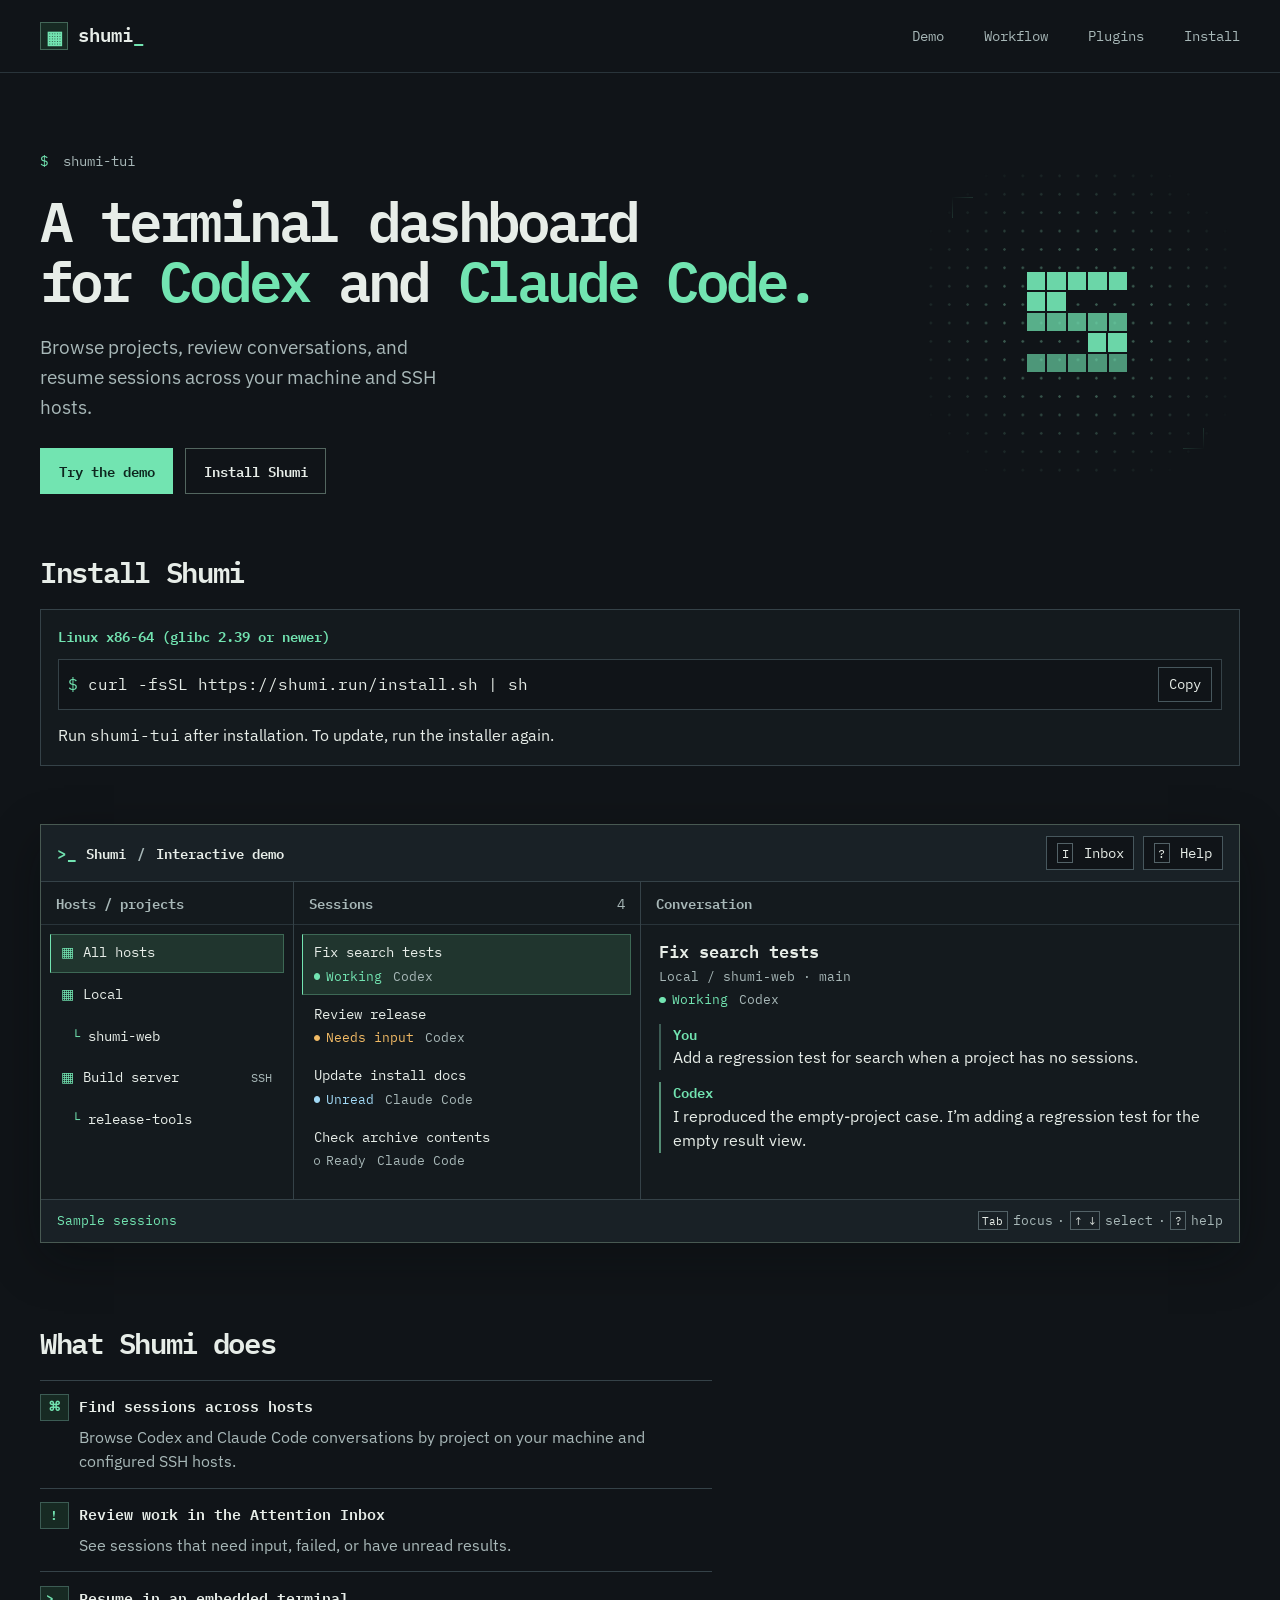
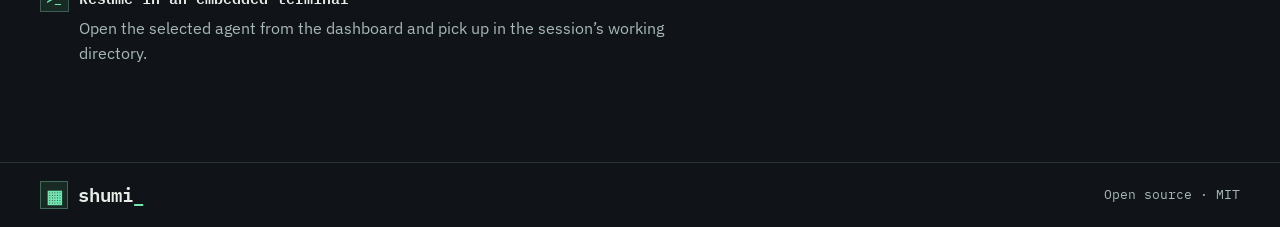
<file: index.html>
<!doctype html>
<html lang="en">
<head>
  <meta charset="utf-8">
  <meta name="viewport" content="width=device-width, initial-scale=1">
  <meta name="theme-color" content="#101418">
  <meta name="description" content="Shumi is a terminal dashboard for Codex and Claude Code sessions across local and SSH hosts.">
  <title>Shumi — A terminal dashboard for Codex, Claude Code and More</title>
  <link rel="icon" href="data:,">
  <link rel="stylesheet" href="styles.css">
  <script src="demo.js" defer></script>
</head>
<body>
  <a class="skip-link" href="#main">Skip to content</a>
  <header class="site-header" id="top">
    <div class="wrap header-inner">
      <a class="wordmark" href="#top" aria-label="Shumi home"><span class="wordmark-icon" aria-hidden="true">▦</span> shumi<span class="cursor" aria-hidden="true">_</span></a>
      <nav aria-label="Main navigation">
        <a href="#demo">Demo</a>
        <a href="#workflow">Workflow</a>
        <a href="plugins/">Plugins</a>
        <a href="#install">Install</a>
      </nav>
    </div>
  </header>

  <main class="wrap" id="main">
    <section class="hero" aria-labelledby="hero-title">
      <div class="hero-copy">
        <p class="eyebrow"><span aria-hidden="true">$</span> shumi-tui</p>
        <h1 id="hero-title">A terminal dashboard<br class="hero-break"> for <em>Codex</em> and <em>Claude Code<span class="hero-period">.</span></em></h1>
        <p class="intro">Browse projects, review conversations, and resume sessions across your machine and SSH hosts.</p>
        <div class="hero-actions">
          <a class="button button-primary" href="#demo">Try the demo</a>
          <a class="button button-secondary" href="#install">Install Shumi</a>
        </div>
      </div>
      <div class="hero-art" aria-hidden="true">
        <div class="art-frame">
          <div class="pixel-mark">
            <i></i><i></i><i></i><i></i><i></i>
          </div>
        </div>
      </div>
    </section>

    <section class="install" id="install" aria-labelledby="install-title">
      <h2 id="install-title">Install Shumi</h2>
      <div class="install-panel">
        <p class="platforms">Linux x86-64 (glibc 2.39 or newer)</p>
        <div class="command">
          <span aria-hidden="true">$</span>
          <code id="install-command">curl -fsSL https://shumi.run/install.sh | sh</code>
          <button class="terminal-button" id="copy-command" type="button" hidden>Copy</button>
        </div>
        <p class="sr-only" id="copy-feedback" role="status"></p>
        <p>Run <code>shumi-tui</code> after installation. To update, run the installer again.</p>
      </div>
    </section>

    <section class="terminal" id="demo" aria-labelledby="demo-title" tabindex="-1">
      <header class="terminal-bar">
        <div class="terminal-title">
          <span class="terminal-icon" aria-hidden="true">&gt;_</span>
          <h2 id="demo-title">Shumi <span>/</span> Interactive demo</h2>
        </div>
        <div class="terminal-actions" id="demo-actions" hidden>
          <button class="terminal-button" type="button" id="open-inbox"><kbd>I</kbd> Inbox</button>
          <button class="terminal-button" type="button" id="open-help"><kbd>?</kbd> Help</button>
        </div>
      </header>

      <div class="terminal-body">
        <section class="pane hosts-pane" aria-labelledby="hosts-heading">
          <h3 id="hosts-heading">Hosts / projects</h3>
          <div id="host-list">
            <p class="placeholder-row">All hosts</p>
            <p class="placeholder-row">Local / shumi-web</p>
            <p class="placeholder-row">Build server / release-tools</p>
          </div>
        </section>
        <section class="pane sessions-pane" aria-labelledby="sessions-heading">
          <h3 id="sessions-heading">Sessions <span id="session-count"></span></h3>
          <div id="session-list">
            <p class="placeholder-row">Fix search tests <span class="status status-working">Working</span></p>
            <p class="placeholder-row">Review release <span class="status status-input">Needs input</span></p>
            <p class="placeholder-row">Update install docs <span class="status status-unread">Unread</span></p>
            <p class="placeholder-row">Check archive contents <span class="status">Ready</span></p>
          </div>
        </section>
        <section class="pane conversation-pane" aria-labelledby="conversation-heading">
          <h3 id="conversation-heading">Conversation</h3>
          <div id="conversation" aria-live="polite" aria-atomic="true">
            <div class="conversation-header">
              <h4>Fix search tests</h4>
              <p>Local / shumi-web · main</p>
            </div>
            <div class="messages">
              <div class="message"><p class="message-author">You</p><p>Add a regression test for search when a project has no sessions.</p></div>
              <div class="message"><p class="message-author">Codex</p><p>I reproduced the empty-project case. I’m adding a regression test for the empty result view.</p></div>
            </div>
          </div>
        </section>
      </div>

      <footer class="terminal-footer">
        <span class="sample-label">Sample sessions</span>
        <span class="keyboard-hints" id="keyboard-hints" hidden><kbd>Tab</kbd> focus <span aria-hidden="true">·</span> <kbd>↑ ↓</kbd> select <span aria-hidden="true">·</span> <kbd>?</kbd> help</span>
      </footer>
      <noscript><p class="noscript">Enable JavaScript to browse the sample sessions.</p></noscript>
    </section>

    <section class="workflow" id="workflow" aria-labelledby="workflow-title">
      <h2 id="workflow-title">What Shumi does</h2>
      <dl class="workflow-list">
        <div>
          <dt><span class="feature-icon" aria-hidden="true">⌘</span> Find sessions across hosts</dt>
          <dd>Browse Codex and Claude Code conversations by project on your machine and configured SSH hosts.</dd>
        </div>
        <div>
          <dt><span class="feature-icon" aria-hidden="true">!</span> Review work in the Attention Inbox</dt>
          <dd>See sessions that need input, failed, or have unread results.</dd>
        </div>
        <div>
          <dt><span class="feature-icon" aria-hidden="true">&gt;_</span> Resume in an embedded terminal</dt>
          <dd>Open the selected agent from the dashboard and pick up in the session’s working directory.</dd>
        </div>
      </dl>
    </section>
  </main>

  <footer class="site-footer">
    <div class="wrap footer-inner">
      <a class="wordmark" href="#top" aria-label="Shumi home"><span class="wordmark-icon" aria-hidden="true">▦</span> shumi<span class="cursor" aria-hidden="true">_</span></a>
      <span>Open source · MIT</span>
    </div>
  </footer>

  <dialog id="inbox-dialog" aria-labelledby="inbox-title">
    <div class="dialog-header">
      <h2 id="inbox-title">Attention Inbox</h2>
      <form method="dialog"><button class="terminal-button" type="submit" autofocus>Close</button></form>
    </div>
    <p class="dialog-description">Sample sessions awaiting input or review.</p>
    <div id="inbox-list"></div>
  </dialog>

  <dialog id="help-dialog" aria-labelledby="help-title">
    <div class="dialog-header">
      <h2 id="help-title">Keyboard shortcuts</h2>
      <form method="dialog"><button class="terminal-button" type="submit" autofocus>Close</button></form>
    </div>
    <dl class="shortcut-list">
      <div><dt><kbd>Tab</kbd></dt><dd>Move focus between controls</dd></div>
      <div><dt><kbd>↑</kbd> <kbd>↓</kbd> / <kbd>k</kbd> <kbd>j</kbd></dt><dd>Move through a list</dd></div>
      <div><dt><kbd>Enter</kbd> / <kbd>Space</kbd></dt><dd>Activate a focused control</dd></div>
      <div><dt><kbd>I</kbd></dt><dd>Open the Attention Inbox</dd></div>
      <div><dt><kbd>?</kbd></dt><dd>Open keyboard shortcuts</dd></div>
      <div><dt><kbd>Esc</kbd></dt><dd>Close the dialog</dd></div>
    </dl>
  </dialog>
</body>
</html>
</file>
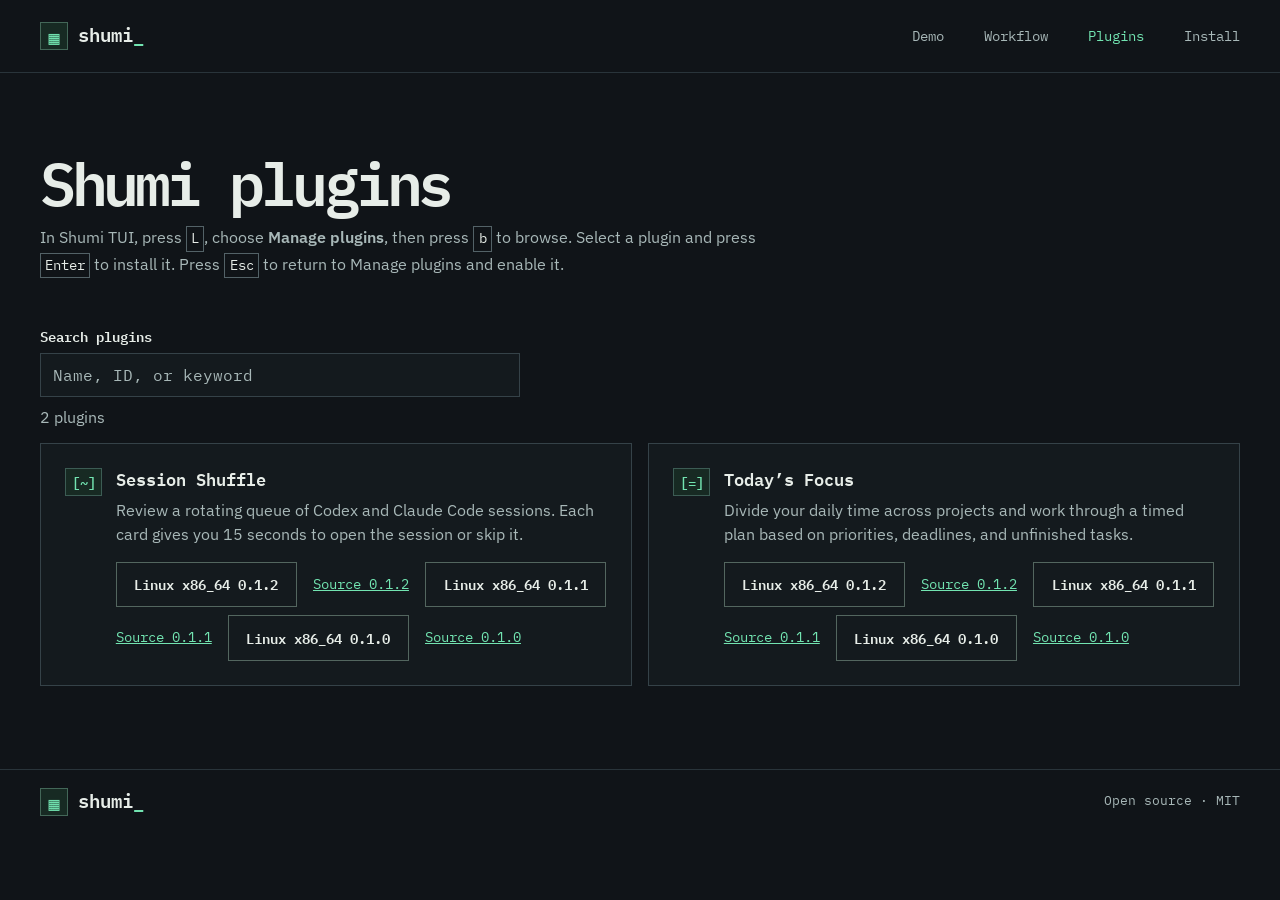
<file: plugins/index.html>
<!doctype html>
<html lang="en">
<head>
  <meta charset="utf-8">
  <meta name="viewport" content="width=device-width, initial-scale=1">
  <meta name="theme-color" content="#101418">
  <meta name="description" content="Find, download, and install plugins for Shumi TUI.">
  <title>Plugins — Shumi</title>
  <link rel="icon" href="data:,">
  <link rel="stylesheet" href="../styles.css">
  <script src="catalog.js" defer></script>
</head>
<body>
  <a class="skip-link" href="#main">Skip to content</a>
  <header class="site-header" id="top">
    <div class="wrap header-inner">
      <a class="wordmark" href="../" aria-label="Shumi home"><span class="wordmark-icon" aria-hidden="true">▦</span> shumi<span class="cursor" aria-hidden="true">_</span></a>
      <nav aria-label="Main navigation">
        <a href="../#demo">Demo</a>
        <a href="../#workflow">Workflow</a>
        <a href="./" aria-current="page">Plugins</a>
        <a href="../#install">Install</a>
      </nav>
    </div>
  </header>

  <main class="wrap plugins" id="main">
    <header class="plugins-header">
      <h1>Shumi plugins</h1>
      <p>In Shumi TUI, press <kbd>L</kbd>, choose <strong>Manage plugins</strong>, then press <kbd>b</kbd> to browse. Select a plugin and press <kbd>Enter</kbd> to install it. Press <kbd>Esc</kbd> to return to Manage plugins and enable it.</p>
    </header>

    <div class="plugin-catalog">
      <div class="plugin-search" role="search" aria-label="Plugin catalog" hidden>
        <label for="plugin-query">Search plugins</label>
        <input id="plugin-query" type="search" autocomplete="off" spellcheck="false" placeholder="Name, ID, or keyword" aria-controls="plugin-list">
        <p class="plugin-results" id="plugin-results" role="status" aria-atomic="true"></p>
      </div>
      <ul class="plugin-list" id="plugin-list" aria-label="Available plugins" role="list">
        <li class="plugin-card" data-plugin-id="session-shuffle">
          <span class="plugin-icon" aria-hidden="true">[~]</span>
          <div>
            <h2>Session Shuffle</h2>
            <p>Review a rotating queue of Codex and Claude Code sessions. Each card gives you 15 seconds to open the session or skip it.</p>
            <div class="plugin-downloads">
              <a class="button button-secondary" href="session-shuffle/session-shuffle-0.1.2-linux-x86_64.tar.gz" download data-api-version="1" data-min-shumi-version="0.2.1" data-sha256="49d3d385397aaf0cd374a7be8a6a7b1a7b54a0650f2e52ead870e094fbeb16e7">Linux x86_64 0.1.2</a>
              <a href="session-shuffle/session-shuffle-0.1.2-source.tar.gz" download>Source 0.1.2</a>
              <a class="button button-secondary" href="session-shuffle/session-shuffle-0.1.1-linux-x86_64.tar.gz" download data-api-version="1" data-min-shumi-version="0.1.0" data-sha256="bbe2ff464501a480d56ca9558f8756c64f870a07dbfcee9495e7b9d0f874d365">Linux x86_64 0.1.1</a>
              <a href="session-shuffle/session-shuffle-0.1.1-source.tar.gz" download>Source 0.1.1</a>
              <a class="button button-secondary" href="session-shuffle/session-shuffle-0.1.0-linux-x86_64.tar.gz" download data-api-version="1" data-min-shumi-version="0.1.0" data-sha256="7cb281b5e93c2d589eb1615ba7e10cb727f7fb888c360ae119d1fec9e2283dfa" aria-label="Download Session Shuffle for Linux x86_64">Linux x86_64 0.1.0</a>
              <a href="session-shuffle/session-shuffle-0.1.0-source.tar.gz" download aria-label="Download Session Shuffle source">Source 0.1.0</a>
            </div>
          </div>
        </li>
        <li class="plugin-card" data-plugin-id="todays-focus" data-plugin-alias="Time Allocation">
          <span class="plugin-icon" aria-hidden="true">[=]</span>
          <div>
            <h2>Today’s Focus</h2>
            <p>Divide your daily time across projects and work through a timed plan based on priorities, deadlines, and unfinished tasks.</p>
            <div class="plugin-downloads">
              <a class="button button-secondary" href="todays-focus/todays-focus-0.1.2-linux-x86_64.tar.gz" download data-api-version="1" data-min-shumi-version="0.2.1" data-sha256="ee40206b4f30d75e152099762ba0d2d750b3192df6ba611a170f304654731223">Linux x86_64 0.1.2</a>
              <a href="todays-focus/todays-focus-0.1.2-source.tar.gz" download>Source 0.1.2</a>
              <a class="button button-secondary" href="todays-focus/todays-focus-0.1.1-linux-x86_64.tar.gz" download data-api-version="1" data-min-shumi-version="0.1.0" data-sha256="d5fe202fecfec3d16d64894415ebe1cc1da6970a3d30094111aabfb883883421">Linux x86_64 0.1.1</a>
              <a href="todays-focus/todays-focus-0.1.1-source.tar.gz" download>Source 0.1.1</a>
              <a class="button button-secondary" href="todays-focus/todays-focus-0.1.0-linux-x86_64.tar.gz" download data-api-version="1" data-min-shumi-version="0.1.0" data-sha256="1022b89c543e6da13f73d392c10c2b748105c854113465d727c8013cd81b4807" aria-label="Download Today’s Focus for Linux x86_64">Linux x86_64 0.1.0</a>
              <a href="todays-focus/todays-focus-0.1.0-source.tar.gz" download aria-label="Download Today’s Focus source">Source 0.1.0</a>
            </div>
          </div>
        </li>
      </ul>
    </div>
  </main>

  <footer class="site-footer">
    <div class="wrap footer-inner">
      <a class="wordmark" href="../" aria-label="Shumi home"><span class="wordmark-icon" aria-hidden="true">▦</span> shumi<span class="cursor" aria-hidden="true">_</span></a>
      <span>Open source · MIT</span>
    </div>
  </footer>
</body>
</html>
</file>
<file: styles.css>
@font-face {
  font-family: "IBM Plex Mono";
  src: url("assets/fonts/ibm-plex-mono-regular.woff2") format("woff2");
  font-weight: 400;
  font-display: swap;
}
@font-face {
  font-family: "IBM Plex Mono";
  src: url("assets/fonts/ibm-plex-mono-semibold.woff2") format("woff2");
  font-weight: 600;
  font-display: swap;
}
@font-face {
  font-family: "IBM Plex Sans";
  src: url("assets/fonts/ibm-plex-sans.woff2") format("woff2");
  font-weight: 400 600;
  font-display: swap;
}

:root {
  color-scheme: dark;
  --canvas: #101418;
  --panel: #141a1e;
  --bar: #192126;
  --line: #354248;
  --line-soft: #29343a;
  --text: #e7ede8;
  --muted: #a8b8b8;
  --mint: #72e4b1;
  --mint-ink: #0d261e;
  --amber: #f2bb65;
  --cyan: #a1d9f5;
  --mono: "IBM Plex Mono", ui-monospace, monospace;
  --sans: "IBM Plex Sans", sans-serif;
}

*, *::before, *::after { box-sizing: border-box; }
[hidden] { display: none !important; }
html { scroll-padding-top: 1.25rem; }
body {
  margin: 0;
  background: var(--canvas);
  color: var(--text);
  font: 1rem/1.55 var(--sans);
}
button, a { -webkit-tap-highlight-color: transparent; }
button { font: inherit; }
a { color: inherit; }
button:focus-visible, a:focus-visible, input:focus-visible, .terminal:focus-visible {
  outline: 2px solid var(--mint);
  outline-offset: 3px;
}
h1, h2, h3, h4, p, dl, dd { margin: 0; }
code, kbd { font-family: var(--mono); }
.sr-only {
  position: absolute;
  width: 1px;
  height: 1px;
  padding: 0;
  overflow: hidden;
  clip-path: inset(50%);
  white-space: nowrap;
}
.skip-link {
  position: fixed;
  z-index: 2;
  inset: .5rem auto auto .5rem;
  padding: .65rem 1rem;
  background: var(--mint);
  color: var(--mint-ink);
  transform: translateY(-200%);
}
.skip-link:focus { transform: none; }
.wrap {
  width: min(100% - 5rem, 78rem);
  margin-inline: auto;
}

.site-header { border-bottom: 1px solid var(--line-soft); }
.header-inner, .footer-inner {
  display: flex;
  justify-content: space-between;
  align-items: center;
  gap: 1rem;
  min-height: 4.5rem;
}
.wordmark {
  display: inline-flex;
  align-items: center;
  color: var(--text);
  font: 600 1.2rem/1 var(--mono);
  text-decoration: none;
}
.wordmark-icon {
  display: grid;
  place-items: center;
  width: 1.75rem;
  height: 1.75rem;
  margin-right: .65rem;
  border: 1px solid #436758;
  background: #172a23;
  color: var(--mint);
  font-size: 1.15rem;
}
.cursor, .hero-period { color: var(--mint); }
nav {
  display: flex;
  gap: clamp(.9rem, 3.15vw, 2.5rem);
  align-items: center;
}
nav a {
  padding-block: .5rem;
  color: var(--muted);
  font: .875rem/1.2 var(--mono);
  text-decoration: none;
}
nav a:hover, nav a[aria-current="page"] { color: var(--mint); }

.hero {
  display: grid;
  grid-template-columns: minmax(0, 1fr) minmax(16rem, 27%);
  align-items: center;
  gap: 2rem;
  padding-block: clamp(3rem, 6.2vw, 5.5rem) clamp(2.6rem, 4.8vw, 4.25rem);
}
.eyebrow {
  margin-bottom: 1.2rem;
  color: var(--muted);
  font: .875rem/1.3 var(--mono);
}
.eyebrow span { margin-right: .45rem; color: var(--mint); }
h1 {
  font: 600 clamp(2.35rem, 4.35vw, 4rem)/1.08 var(--mono);
  letter-spacing: -.075em;
}
h1 em { color: var(--mint); font-style: normal; white-space: nowrap; }
.intro {
  max-width: 39ch;
  margin-top: 1.4rem;
  color: var(--muted);
  font-size: clamp(1.06rem, 2vw, 1.2rem);
}
.hero-actions { display: flex; flex-wrap: wrap; gap: .75rem; margin-top: 1.65rem; }
.button {
  display: inline-flex;
  align-items: center;
  justify-content: center;
  min-height: 2.85rem;
  padding: .55rem 1.1rem;
  border: 1px solid transparent;
  font: 600 .875rem/1.3 var(--mono);
  text-decoration: none;
}
.button-primary { background: var(--mint); color: var(--mint-ink); }
.button-primary:hover { background: #a5f4cd; }
.button-secondary { border-color: #53665f; color: var(--text); }
.button-secondary:hover { background: var(--bar); border-color: var(--mint); }

.hero-art {
  --grid: 1.15rem;
  display: grid;
  place-items: center;
  aspect-ratio: 1;
  background:
    radial-gradient(circle, #3b5b50 1px, transparent 1.5px) center / var(--grid) var(--grid);
  mask-image: radial-gradient(ellipse, black 32%, transparent 78%);
}
.art-frame {
  position: relative;
  display: grid;
  place-items: center;
  width: 78%;
  aspect-ratio: 1;
}
.art-frame::before, .art-frame::after {
  position: absolute;
  width: 1.35rem;
  height: 1.35rem;
  border-color: #72e4b1;
  border-style: solid;
  content: "";
}
.art-frame::before { top: 0; left: 0; border-width: 1px 0 0 1px; }
.art-frame::after { right: 0; bottom: 0; border-width: 0 1px 1px 0; }
.pixel-mark {
  --pixel: clamp(.9rem, 1.6vw, 1.5rem);
  display: flex;
  flex-direction: column;
  width: calc(var(--pixel) * 5);
}
.pixel-mark i {
  height: var(--pixel);
  background: repeating-linear-gradient(to right, #6bd6a8 0 calc(var(--pixel) - 2px), transparent 0 var(--pixel));
  border-bottom: 2px solid var(--canvas);
}
.pixel-mark i:nth-child(2) { width: calc(var(--pixel) * 2); }
.pixel-mark i:nth-child(4) { width: calc(var(--pixel) * 2); align-self: end; }
.pixel-mark i:nth-child(3) { opacity: .8; }
.pixel-mark i:nth-child(5) { opacity: .68; }

.terminal {
  border: 1px solid #485952;
  background: var(--panel);
  box-shadow: 0 1rem 3rem #06090955;
}
.terminal-bar, .terminal-footer {
  display: flex;
  justify-content: space-between;
  align-items: center;
  flex-wrap: wrap;
  gap: .55rem 1rem;
  padding: .7rem 1rem;
  background: var(--bar);
}
.terminal-bar { border-bottom: 1px solid var(--line); }
.terminal-title, .terminal-actions {
  display: flex;
  align-items: center;
  gap: .55rem;
}
.terminal-icon { color: var(--mint); font: 600 1rem/1 var(--mono); }
.terminal-title h2 { font: 600 .875rem/1.3 var(--mono); }
.terminal-title h2 span { padding-inline: .2rem; color: var(--muted); }
.terminal-button {
  min-height: 2.15rem;
  padding: .28rem .6rem;
  border: 1px solid #47575d;
  background: var(--canvas);
  color: var(--text);
  font: .875rem/1.3 var(--mono);
  cursor: pointer;
}
.terminal-button:hover { border-color: var(--mint); color: var(--mint); }
kbd {
  display: inline-block;
  padding: .06em .3em;
  border: 1px solid #536267;
  color: var(--text);
  font-size: .88em;
  white-space: nowrap;
}
.terminal-button kbd { margin-right: .15rem; }

.terminal-body { display: grid; grid-template-columns: minmax(0, 1fr); }
.pane { min-width: 0; padding-bottom: .65rem; }
.pane + .pane { border-top: 1px solid var(--line); }
.pane:focus-within h3 { color: var(--mint); }
.pane h3 {
  display: flex;
  align-items: baseline;
  justify-content: space-between;
  min-height: 2.65rem;
  padding: .75rem .95rem .55rem;
  border-bottom: 1px solid var(--line-soft);
  color: var(--muted);
  font: 600 .875rem/1.3 var(--mono);
}
#session-count { font-weight: 400; }
#host-list, #session-list { padding: .55rem; }
#host-list {
  display: flex;
  flex-wrap: wrap;
  gap: .4rem;
}
.list-row {
  display: block;
  width: 100%;
  padding: .55rem .65rem;
  border: 1px solid transparent;
  background: transparent;
  color: var(--text);
  font: .875rem/1.4 var(--mono);
  text-align: left;
  cursor: pointer;
}
.list-row:hover { background: #232f33; }
.list-row[aria-pressed="true"] {
  border-color: #3d6855;
  border-left-color: var(--mint);
  background: #20352e;
}
.list-row:focus-visible { outline-offset: -2px; }
.filter-row {
  display: flex;
  width: auto;
  align-items: center;
  gap: .52rem;
  border-color: var(--line-soft);
}
.filter-icon { color: var(--mint); }
.ssh-tag {
  margin-left: auto;
  color: var(--muted);
  font-size: .75rem;
}
.row-title { display: block; overflow-wrap: anywhere; }
.session-meta, .conversation-meta {
  display: flex;
  align-items: center;
  flex-wrap: wrap;
  column-gap: .7rem;
  row-gap: .2rem;
  margin-top: .3rem;
  color: var(--muted);
  font: .8125rem/1.35 var(--mono);
}
.provider { color: var(--muted); }
.status {
  display: inline-flex;
  align-items: center;
  gap: .35rem;
  color: var(--muted);
  font-size: .8125rem;
}
.status::before {
  width: .42rem;
  height: .42rem;
  border: 1px solid currentColor;
  border-radius: 50%;
  content: "";
}
.status-working { color: var(--mint); }
.status-input { color: var(--amber); }
.status-unread { color: var(--cyan); }
.status-working::before, .status-input::before, .status-unread::before { background: currentColor; }
.placeholder-row {
  padding: .55rem .65rem;
  color: var(--text);
  font: .875rem/1.4 var(--mono);
}
.placeholder-row .status { display: flex; margin-top: .25rem; }

#conversation { padding: .95rem 1rem .55rem; overflow-wrap: anywhere; }
.conversation-header h4 { font: 600 1.06rem/1.35 var(--mono); }
.conversation-header > p {
  margin-top: .25rem;
  color: var(--muted);
  font: .8125rem/1.5 var(--mono);
}
.messages { display: grid; gap: .75rem; margin-top: .95rem; }
.message { padding-left: .75rem; border-left: 2px solid #3c5c54; }
.message:nth-child(2) { border-color: #548d74; }
.message-author {
  margin-bottom: .12rem;
  color: var(--mint);
  font: 600 .875rem/1.4 var(--mono);
}
.terminal-footer {
  border-top: 1px solid var(--line);
  color: var(--muted);
  font: .8125rem/1.4 var(--mono);
}
.sample-label { color: var(--mint); }
.keyboard-hints { display: inline-flex; flex-wrap: wrap; align-items: center; gap: .3rem; }
.noscript { padding: .6rem 1rem; color: var(--muted); }

.workflow {
  max-width: 42rem;
  padding-block: clamp(3.25rem, 6.5vw, 5.75rem);
}
.install { margin-bottom: clamp(2rem, 4.5vw, 4rem); }
.workflow h2, .install h2 {
  margin-bottom: 1.2rem;
  font: 600 clamp(1.35rem, 3vw, 1.8rem)/1.2 var(--mono);
  letter-spacing: -.045em;
}
.workflow-list > div { padding-block: .85rem; border-top: 1px solid var(--line); }
.workflow-list dt {
  display: grid;
  grid-template-columns: 1.8rem 1fr;
  gap: .65rem;
  align-items: center;
  font: 600 .92rem/1.4 var(--mono);
}
.feature-icon {
  display: grid;
  min-height: 1.65rem;
  place-items: center;
  border: 1px solid #3c5c54;
  background: #172a23;
  color: var(--mint);
  font-size: .8rem;
}
.workflow-list dd { margin: .25rem 0 0 2.45rem; color: var(--muted); }
.install-panel {
  padding: 1.05rem;
  border: 1px solid var(--line);
  background: var(--panel);
}
.platforms { margin-bottom: .55rem; color: var(--mint); font: 600 .875rem/1.35 var(--mono); }
.platforms span { margin-inline: .2rem; color: var(--muted); }
.command {
  display: flex;
  align-items: center;
  gap: .6rem;
  margin: .85rem 0;
  padding: .45rem .6rem;
  border: 1px solid var(--line);
  background: var(--canvas);
}
.command > span { color: var(--mint); font-family: var(--mono); }
.command code { user-select: all; overflow-wrap: anywhere; }
.command button { margin-left: auto; }
#copy-feedback { color: var(--muted); }

.plugins {
  padding-block: clamp(2.5rem, 6vw, 5rem) clamp(3.25rem, 6.5vw, 5.75rem);
}
.plugins-header h1 {
  margin-bottom: .65rem;
  font-size: clamp(2rem, 5vw, 3.75rem);
}
.plugins-header p { max-width: 75ch; color: var(--muted); }
.plugin-catalog { margin-top: clamp(1.5rem, 4vw, 3rem); }
.plugin-search { max-width: 30rem; margin-bottom: .85rem; }
.plugin-search label {
  display: block;
  margin-bottom: .45rem;
  font: 600 .875rem/1.4 var(--mono);
}
.plugin-search input {
  width: 100%;
  min-height: 2.75rem;
  padding: .55rem .75rem;
  border: 1px solid var(--line);
  border-radius: 0;
  background: var(--panel);
  color: var(--text);
  font: 1rem/1.4 var(--mono);
}
.plugin-search input::placeholder { color: var(--muted); }
.plugin-results { margin-top: .5rem; color: var(--muted); }
.plugin-list {
  display: grid;
  grid-template-columns: repeat(2, minmax(0, 1fr));
  gap: 1rem;
  margin: 0;
  padding: 0;
  list-style: none;
}
.plugin-card {
  display: grid;
  grid-template-columns: auto minmax(0, 1fr);
  gap: .85rem;
  padding: clamp(.85rem, 2.2vw, 1.5rem);
  border: 1px solid var(--line);
  background: var(--panel);
}
.plugin-card > div { display: flex; flex-direction: column; }
.plugin-icon {
  align-self: start;
  padding: .35rem;
  border: 1px solid #3c5c54;
  background: #172a23;
  color: var(--mint);
  font: 600 .875rem/1 var(--mono);
}
.plugin-card h2 { font: 600 1.05rem/1.4 var(--mono); }
.plugin-card p { margin-top: .35rem; color: var(--muted); }
.plugin-downloads {
  display: flex;
  flex-wrap: wrap;
  align-items: center;
  gap: .5rem 1rem;
  margin-top: auto;
  padding-top: .9rem;
  font: .875rem/1.4 var(--mono);
}
.plugin-downloads a:not(.button) { padding-block: .6rem; color: var(--mint); }

.site-footer { border-top: 1px solid var(--line-soft); color: var(--muted); }
.footer-inner { min-height: 4rem; font: .8125rem/1.3 var(--mono); }

dialog {
  width: min(33rem, 100% - 2rem);
  max-height: calc(100dvh - 2rem);
  padding: 1rem;
  border: 1px solid var(--mint);
  background: var(--panel);
  color: var(--text);
  box-shadow: 0 1rem 4rem #050707a8;
}
dialog::backdrop { background: #080b0ccc; }
.dialog-header {
  display: flex;
  flex-wrap: wrap;
  justify-content: space-between;
  align-items: center;
  gap: .5rem;
  margin-bottom: .8rem;
}
.dialog-header h2 { color: var(--mint); font: 600 1rem/1.35 var(--mono); }
.dialog-description { margin-bottom: .65rem; color: var(--muted); }
#inbox-list .list-row, .shortcut-list > div { border-top: 1px solid var(--line-soft); }
.shortcut-list > div {
  display: grid;
  grid-template-columns: minmax(6rem, 40%) 1fr;
  gap: .5rem;
  padding-block: .55rem;
}

@media (min-width: 64rem) {
  .terminal-body { grid-template-columns: minmax(12rem, 21fr) minmax(15rem, 29fr) minmax(0, 50fr); }
  .pane + .pane { border-top: 0; border-left: 1px solid var(--line); }
  #host-list { display: grid; gap: .15rem; }
  .filter-row { width: 100%; border-color: transparent; }
  .filter-project { padding-left: 1.3rem; }
  #conversation { padding-inline: 1.15rem; }
}
@media (max-width: 57rem) {
  .hero { grid-template-columns: minmax(0, 1fr) minmax(9rem, 22%); }
}
@media (max-width: 44rem) {
  .wrap { width: calc(100% - 2rem); }
  .hero, .plugin-list { grid-template-columns: minmax(0, 1fr); }
  .hero-art, .hero-break { display: none; }
  .list-row, .terminal-button { min-height: 2.75rem; }
  .filter-row { flex: 0 1 auto; }
}
@media (max-width: 24rem) {
  .header-inner { flex-wrap: wrap; padding-block: .65rem; gap: .2rem .65rem; }
  nav { flex-wrap: wrap; }
  .hero-actions .button { padding-inline: .8rem; }
  .command { gap: .4rem; padding-inline: .4rem; }
  .command code { font-size: .9rem; }
}
</file>
